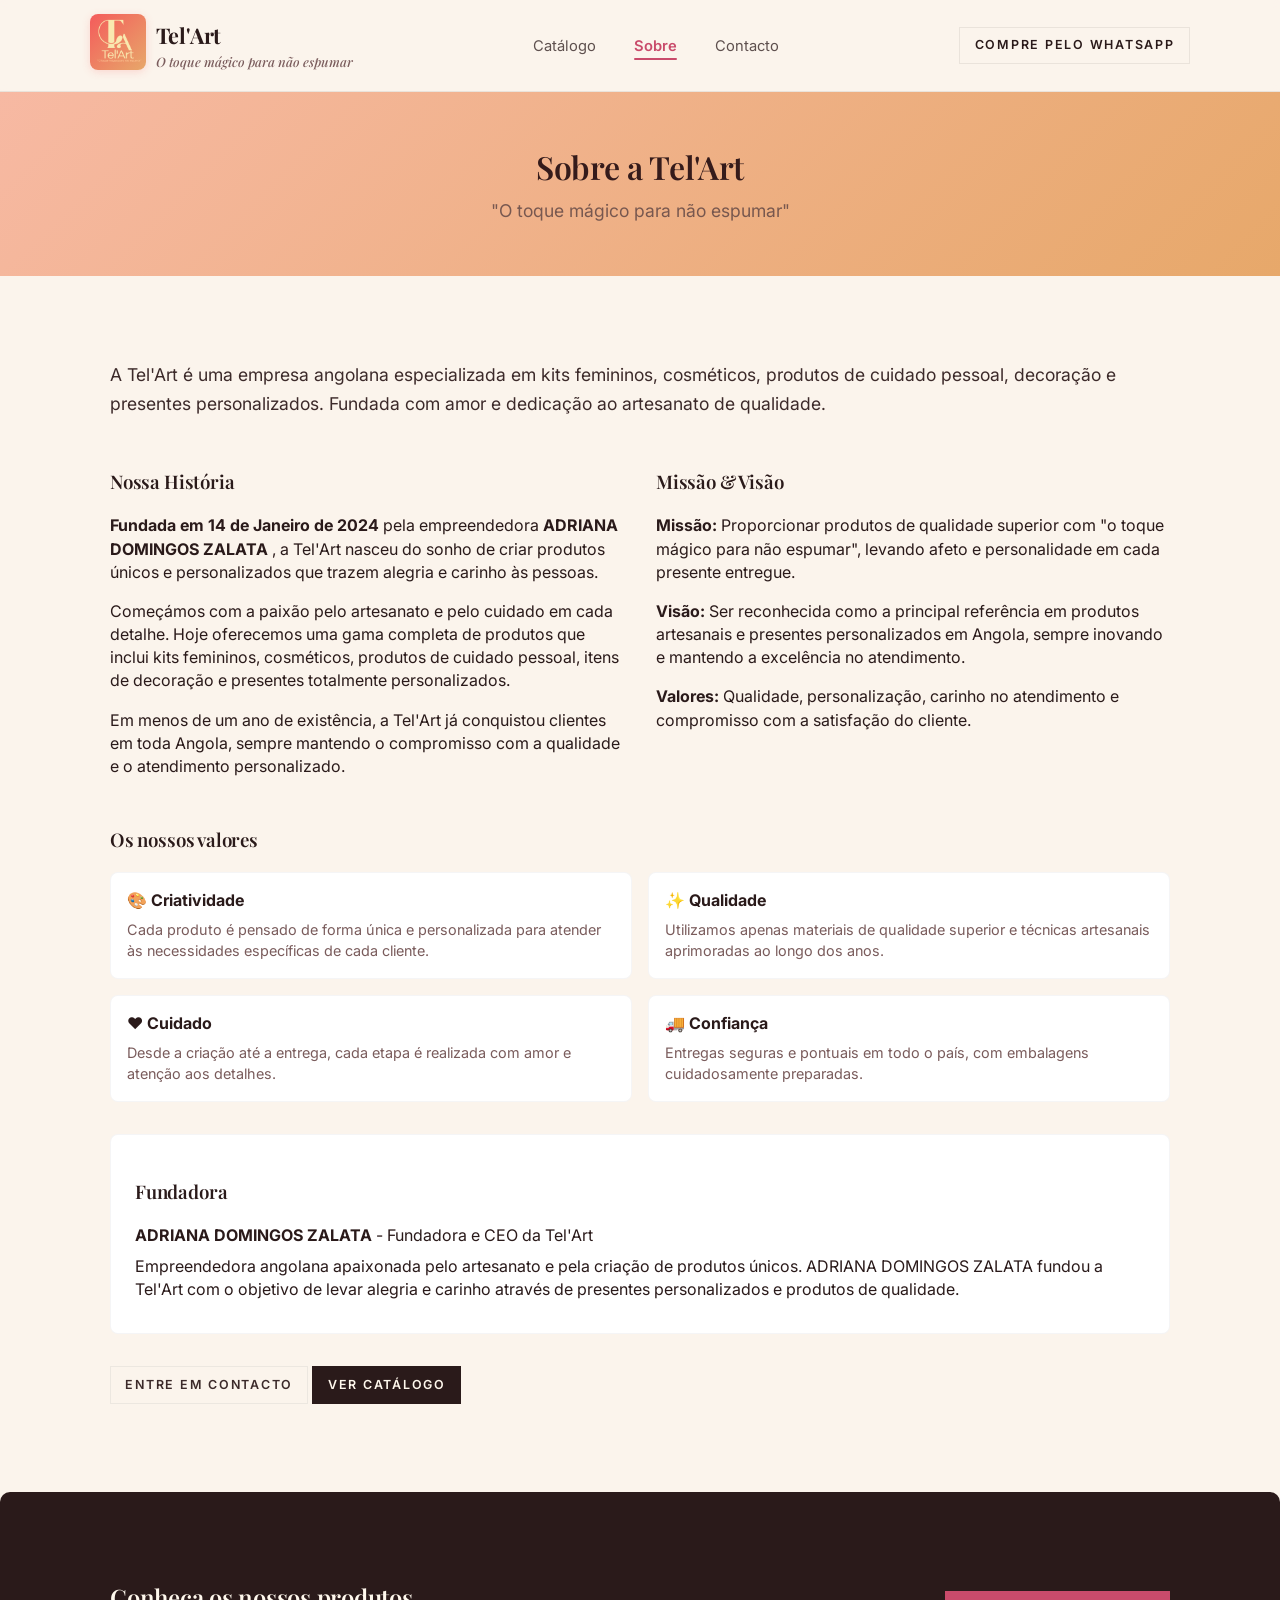
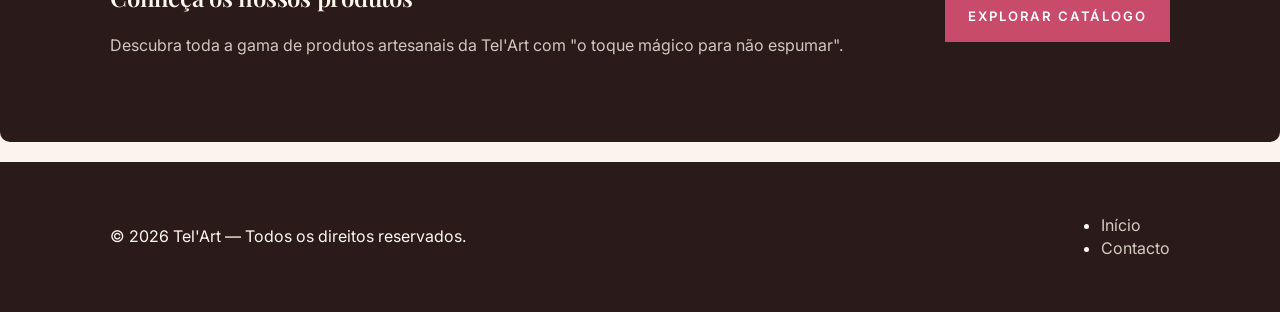
<file: sobre.html>
<!doctype html>
<html lang="pt-BR">
<head>
  <meta charset="utf-8" />
  <meta name="viewport" content="width=device-width,initial-scale=1" />
  <title>Sobre — Tel'Art</title>
  <meta name="description" content="Sobre a Tel'Art — Ateliê artesanal em Angola. O toque mágico para não espumar desde 2024." />
  <link rel="icon" type="image/svg+xml" href="favicon.svg">
  <link rel="icon" type="image/png" sizes="32x32" href="favicon.svg">
  <link rel="apple-touch-icon" href="favicon.svg">
  <link rel="preconnect" href="https://fonts.googleapis.com">
  <link rel="preconnect" href="https://fonts.gstatic.com" crossorigin>
  <link href="https://fonts.googleapis.com/css2?family=Inter:wght@300;400;500;600;700&family=Playfair+Display:ital,wght@0,500;0,600;0,700;1,500&display=swap" rel="stylesheet">
  <link rel="stylesheet" href="css/style.css">
  <link rel="stylesheet" href="css/theme-artisan.css">
  <meta name="theme-color" content="#F45B5B">
</head>
<body class="theme-light">
  <a class="skip-link" href="#main">Ir para o conteúdo</a>

  <header class="site-header" role="banner">
    <div class="container header-inner">
      <div class="brand">
        <a href="index.html">
          <img src="assets/logo.png" alt="Logotipo Tel'Art" class="logo-img" width="56" height="56">
        </a>
        <div>
          <a href="index.html" class="brand-name">Tel'Art</a>
          <div class="brand-tag">O toque mágico para não espumar</div>
        </div>
      </div>

      <nav class="nav" aria-label="Navegação principal">
        <ul class="nav-list">
          <li><a href="catalogo.html">Catálogo</a></li>
          <li><a href="sobre.html" class="active">Sobre</a></li>
          <li><a href="contacto.html">Contacto</a></li>
        </ul>
      </nav>

      <div class="header-controls">
        <a class="btn btn-ghost" id="whatsappBtn" href="https://wa.me/244923862830" target="_blank" rel="noopener">Compre pelo WhatsApp</a>
        <button id="menuToggle" class="hamburger" aria-expanded="false" aria-controls="mobileMenu" aria-label="Abrir menu">
          <span></span><span></span><span></span>
        </button>
      </div>
    </div>

    <div id="mobileMenu" class="mobile-menu" hidden>
      <ul>
        <li><a href="catalogo.html">Catálogo</a></li>
        <li><a href="sobre.html">Sobre</a></li>
        <li><a href="contacto.html">Contacto</a></li>
      </ul>
    </div>
  </header>

  <main id="main">
    <!-- Header da página -->
    <section class="page-header">
      <div class="container">
        <h1>Sobre a Tel'Art</h1>
        <p class="hero-sub">"O toque mágico para não espumar"</p>
      </div>
    </section>

    <!-- Sobre -->
    <section id="sobre" class="section">
      <div class="container">
        <div class="section-lead-large">
          <p>A Tel'Art é uma empresa angolana especializada em kits femininos, cosméticos, produtos de cuidado pessoal, decoração e presentes personalizados. Fundada com amor e dedicação ao artesanato de qualidade.</p>
        </div>

        <div class="history-grid">
          <div class="history">
            <h3>Nossa História</h3>
            <p><strong>Fundada em 14 de Janeiro de 2024</strong> pela empreendedora <strong>ADRIANA DOMINGOS ZALATA </strong>, a Tel'Art nasceu do sonho de criar produtos únicos e personalizados que trazem alegria e carinho às pessoas.</p>
            <p>Começámos com a paixão pelo artesanato e pelo cuidado em cada detalhe. Hoje oferecemos uma gama completa de produtos que inclui kits femininos, cosméticos, produtos de cuidado pessoal, itens de decoração e presentes totalmente personalizados.</p>
            <p>Em menos de um ano de existência, a Tel'Art já conquistou clientes em toda Angola, sempre mantendo o compromisso com a qualidade e o atendimento personalizado.</p>
          </div>
          <div class="mission">
            <h3>Missão & Visão</h3>
            <p><strong>Missão:</strong> Proporcionar produtos de qualidade superior com "o toque mágico para não espumar", levando afeto e personalidade em cada presente entregue.</p>
            <p><strong>Visão:</strong> Ser reconhecida como a principal referência em produtos artesanais e presentes personalizados em Angola, sempre inovando e mantendo a excelência no atendimento.</p>
            <p><strong>Valores:</strong> Qualidade, personalização, carinho no atendimento e compromisso com a satisfação do cliente.</p>
          </div>
        </div>

        <div class="values-section">
          <h3>Os nossos valores</h3>
          <div class="values-grid">
            <div class="value-item">
              <h4>🎨 Criatividade</h4>
              <p>Cada produto é pensado de forma única e personalizada para atender às necessidades específicas de cada cliente.</p>
            </div>
            <div class="value-item">
              <h4>✨ Qualidade</h4>
              <p>Utilizamos apenas materiais de qualidade superior e técnicas artesanais aprimoradas ao longo dos anos.</p>
            </div>
            <div class="value-item">
              <h4>❤️ Cuidado</h4>
              <p>Desde a criação até a entrega, cada etapa é realizada com amor e atenção aos detalhes.</p>
            </div>
            <div class="value-item">
              <h4>🚚 Confiança</h4>
              <p>Entregas seguras e pontuais em todo o país, com embalagens cuidadosamente preparadas.</p>
            </div>
          </div>
        </div>

        <div class="founder-section">
          <h3>Fundadora</h3>
          <div class="founder-info">
            <p><strong>ADRIANA DOMINGOS ZALATA </strong> - Fundadora e CEO da Tel'Art</p>
            <p>Empreendedora angolana apaixonada pelo artesanato e pela criação de produtos únicos. ADRIANA DOMINGOS ZALATA  fundou a Tel'Art com o objetivo de levar alegria e carinho através de presentes personalizados e produtos de qualidade.</p>
          </div>
        </div>

        <div class="business-links">
          <a class="btn btn-outline" href="contacto.html">Entre em contacto</a>
          <a class="btn btn-primary" href="catalogo.html">Ver catálogo</a>
        </div>
      </div>
    </section>

    <!-- CTA -->
    <section class="cta">
      <div class="container cta-inner">
        <div>
          <h2>Conheça os nossos produtos</h2>
          <p>Descubra toda a gama de produtos artesanais da Tel'Art com "o toque mágico para não espumar".</p>
        </div>
        <div>
          <a class="btn btn-accent btn-lg" href="catalogo.html">Explorar catálogo</a>
        </div>
      </div>
    </section>
  </main>

  <footer class="site-footer">
    <div class="container footer-inner">
      <div>© <span id="year"></span> Tel'Art — Todos os direitos reservados.</div>
      <nav aria-label="Rodapé">
        <ul class="footer-links">
          <li><a href="index.html">Início</a></li>
          <li><a href="contacto.html">Contacto</a></li>
        </ul>
      </nav>
    </div>
  </footer>

  <script src="js/app.js" defer></script>
</body>
</html>
</file>
<file: css/style.css>
:root {
  --bg: #fffaf7;
  --surface: #ffffff;
  --card: #fffefb;
  --text: #3c2a2a;
  --muted: #7a5c5c;
  --accent: #F45B5B;        /* Coral Pink */
  --accent-2: #F9E19A;      /* Light Yellow / Cream */
  --accent-light: #F7B9A3;  /* Peach */
  --accent-warm: #E7A86A;   /* Soft Orange Glow */
  --glass: rgba(244,91,91,0.06);
  --radius: 12px;
  --shadow: 0 10px 25px rgba(123,63,228,0.06);
  --max-width: 1100px;
  font-family: 'Inter', system-ui, -apple-system, "Segoe UI", Roboto, Arial;
  box-sizing: border-box;
}
*{box-sizing:border-box}
html,body{height:100%}
body{
  margin:0;
  background:linear-gradient(180deg,var(--bg),#fff3e8);
  color:var(--text);
  -webkit-font-smoothing:antialiased;
  line-height:1.45;
}

/* Layout */
.container{max-width:var(--max-width);margin:0 auto;padding:1.25rem}
a{color:inherit;text-decoration:none}
.skip-link{position:absolute;left:-9999px}
.skip-link:focus{left:1rem;top:1rem;background:#111;color:#fff;padding:.5rem;border-radius:6px}

/* Header */
.site-header{position:sticky;top:0;z-index:60;background:rgba(255,255,255,0.9);backdrop-filter: blur(4px);border-bottom:1px solid rgba(15,23,42,0.04)}
.header-inner{display:flex;align-items:center;justify-content:space-between;gap:1rem;padding:0.9rem 0}
.brand{display:flex;align-items:center;gap:.6rem}
.logo-img{
  border-radius:8px;
  background: linear-gradient(135deg, var(--accent), var(--accent-warm));
  padding: 4px;
  box-shadow: 0 2px 8px rgba(244, 91, 91, 0.2);
}
.brand-name{font-weight:700}
.brand-tag{font-size:.85rem;color:var(--muted)}

/* Nav */
.nav-list{display:flex;gap:1rem;list-style:none;padding:0;margin:0}
.nav-list a{padding:.45rem .7rem;border-radius:10px;color:var(--muted)}
.nav-list a:hover{background:rgba(0,0,0,0.03);color:var(--text)}

/* Buttons */
.btn{display:inline-flex;align-items:center;gap:.5rem;padding:.55rem .9rem;border-radius:10px;font-weight:700;cursor:pointer;border:0}
.btn-primary{background:linear-gradient(90deg,var(--accent),var(--accent-light));color:#fff;box-shadow:0 8px 20px rgba(244,91,91,0.18)}
.btn-accent{background:var(--accent);color:#fff}
.btn-outline{background:transparent;border:1px solid rgba(15,23,42,0.06);color:var(--text)}
.btn-ghost{background:transparent;border:1px solid rgba(15,23,42,0.04);color:var(--muted)}
.btn-lg{padding:.85rem 1.15rem;font-size:1rem}
.btn-sm{padding:.4rem .6rem;font-size:.9rem}

/* Hamburger */
.hamburger{display:none;background:none;border:0;padding:6px}
.hamburger span{display:block;width:22px;height:2px;background:var(--text);margin:4px 0;border-radius:2px}

/* Hero */
.hero{padding:3rem 0}
.hero-grid{display:grid;grid-template-columns:1fr 420px;gap:2rem;align-items:center}
.hero-title{font-size:2rem;margin:0 0 .5rem}
.hero-sub{color:var(--muted);margin:0 0 1rem}
.hero-actions{display:flex;gap:.75rem;margin-bottom:1rem}

/* Products */
.products-grid{display:grid;grid-template-columns:repeat(4,1fr);gap:1rem;margin-top:1rem}
.product-card{background:var(--surface);border-radius:12px;overflow:hidden;border:1px solid rgba(15,23,42,0.04);box-shadow:0 8px 20px rgba(10,10,10,0.03);display:flex;flex-direction:column}
.product-media img{width:100%;height:180px;object-fit:cover;display:block;background:#fff}
.product-body{padding:1rem;flex:1;display:flex;flex-direction:column}
.product-name{margin:0 0 .35rem;font-weight:700}
.product-desc{flex:1;color:var(--muted);margin:0 0 .8rem}
.product-footer{display:flex;align-items:center;justify-content:space-between;gap:.5rem}
.price{font-weight:800;color:var(--accent)}

/* Catalog controls */
.catalog-actions{margin-top:1rem;display:flex;gap:.5rem;flex-wrap:wrap}
.cart-summary{margin-top:.6rem;color:var(--muted)}
.catalog-empty,.catalog-loading{padding:2rem;text-align:center;color:var(--muted);font-style:italic}

/* ===== Cart UX (v2.1.3) ===== */
/* Header cart trigger */
.cart-trigger{position:relative;display:inline-flex;align-items:center;gap:.4rem;background:transparent;border:1px solid rgba(244,91,91,.25);color:var(--accent);padding:.45rem .8rem;border-radius:999px;font-weight:600;cursor:pointer;transition:background .15s,transform .1s}
.cart-trigger:hover{background:rgba(244,91,91,.08)}
.cart-trigger:active{transform:scale(.96)}
.cart-trigger .cart-icon{font-size:1.1rem;line-height:1}
.cart-trigger .cart-badge{display:inline-flex;align-items:center;justify-content:center;min-width:20px;height:20px;padding:0 6px;border-radius:999px;background:var(--accent);color:#fff;font-size:.72rem;font-weight:800;line-height:1}
.cart-trigger .cart-badge[data-empty="true"]{background:#cbb;color:#fff}

/* Drawer */
.cart-drawer{position:fixed;top:0;right:0;height:100vh;width:min(420px,100%);background:#fff;box-shadow:-12px 0 32px rgba(0,0,0,.18);transform:translateX(100%);transition:transform .28s cubic-bezier(.22,.61,.36,1);display:flex;flex-direction:column;z-index:1100;border-left:1px solid rgba(15,23,42,.06)}
.cart-drawer[aria-hidden="false"]{transform:translateX(0)}
.cart-backdrop{position:fixed;inset:0;background:rgba(15,23,42,.45);opacity:0;visibility:hidden;transition:opacity .25s,visibility .25s;z-index:1090}
.cart-backdrop[aria-hidden="false"]{opacity:1;visibility:visible}
.cart-drawer-head{display:flex;align-items:center;justify-content:space-between;padding:1.1rem 1.2rem;border-bottom:1px solid rgba(15,23,42,.06)}
.cart-drawer-head h2{margin:0;font-size:1.05rem}
.cart-drawer-close{background:transparent;border:none;font-size:1.6rem;line-height:1;color:var(--muted);cursor:pointer;padding:.2rem .5rem;border-radius:8px}
.cart-drawer-close:hover{background:rgba(15,23,42,.05);color:var(--text)}
.cart-drawer-body{flex:1;overflow-y:auto;padding:.8rem 1rem}
.cart-empty-state{text-align:center;color:var(--muted);padding:3rem 1rem}
.cart-empty-state .cart-empty-icon{font-size:3rem;display:block;margin-bottom:.8rem;opacity:.55}
.cart-item{display:grid;grid-template-columns:64px 1fr auto;gap:.7rem;padding:.7rem 0;border-bottom:1px solid rgba(15,23,42,.05);align-items:center}
.cart-item:last-child{border-bottom:none}
.cart-item-img{width:64px;height:64px;border-radius:8px;object-fit:cover;background:#f6efe8}
.cart-item-info{min-width:0}
.cart-item-name{margin:0 0 .15rem;font-size:.92rem;font-weight:700;color:var(--text);overflow:hidden;text-overflow:ellipsis;white-space:nowrap}
.cart-item-cat{margin:0 0 .35rem;font-size:.75rem;color:var(--muted)}
.cart-item-price{font-weight:800;color:var(--accent);font-size:.85rem}
.cart-qty{display:inline-flex;align-items:center;border:1px solid rgba(15,23,42,.1);border-radius:999px;overflow:hidden;background:#fff}
.cart-qty button{background:transparent;border:none;width:28px;height:28px;font-size:1rem;line-height:1;cursor:pointer;color:var(--text);transition:background .12s}
.cart-qty button:hover{background:rgba(244,91,91,.1);color:var(--accent)}
.cart-qty .cart-qty-val{min-width:24px;text-align:center;font-weight:700;font-size:.85rem}
.cart-item-remove{background:transparent;border:none;color:#c44;cursor:pointer;font-size:.75rem;margin-top:.3rem;padding:.2rem .4rem;border-radius:6px}
.cart-item-remove:hover{background:rgba(196,68,68,.08)}
.cart-drawer-foot{padding:1rem 1.2rem;border-top:1px solid rgba(15,23,42,.06);background:#fffaf7}
.cart-foot-row{display:flex;justify-content:space-between;align-items:baseline;margin-bottom:.7rem}
.cart-foot-row .cart-total-label{color:var(--muted);font-size:.85rem}
.cart-foot-row .cart-total-val{font-size:1.25rem;font-weight:800;color:var(--accent)}
.cart-foot-actions{display:flex;flex-direction:column;gap:.5rem}
.cart-foot-actions .btn{width:100%;justify-content:center;text-align:center}

/* Toast */
.toast-stack{position:fixed;bottom:1.2rem;right:1.2rem;display:flex;flex-direction:column;gap:.5rem;z-index:1200;pointer-events:none}
.toast{background:#1f1010;color:#fff;padding:.7rem 1rem;border-radius:10px;box-shadow:0 8px 24px rgba(0,0,0,.25);font-size:.88rem;font-weight:600;opacity:0;transform:translateY(8px);transition:opacity .2s,transform .2s;pointer-events:auto;display:flex;align-items:center;gap:.5rem}
.toast.is-visible{opacity:1;transform:translateY(0)}
.toast.toast-success{background:linear-gradient(135deg,#2c8a4f,#1f6e3d)}
.toast.toast-info{background:linear-gradient(135deg,#3a4a6b,#2c3855)}

/* Card add button feedback */
.product-footer .btn[data-added="true"]{background:#2c8a4f;color:#fff;border-color:#2c8a4f}

@media (max-width: 480px){
  .cart-drawer{width:100%}
}

/* Sections */
.section{padding:2rem 0}
.section.alt{background:linear-gradient(180deg,#fffaf7,#fff3e0)}
.section-title{font-size:1.25rem;margin:0 0 .4rem}
.section-lead{color:var(--muted);margin:0 0 1rem}
.eyebrow{font-size:.8rem;letter-spacing:.12em;text-transform:uppercase;color:var(--muted);margin-bottom:.4rem;font-weight:700}

/* Gallery */
.gallery-grid{display:grid;grid-template-columns:repeat(3,1fr);gap:1rem;margin-top:1rem}
.gallery-item img{width:100%;height:200px;object-fit:cover;border-radius:8px;display:block}
.gallery-item figcaption{font-size:.9rem;color:var(--muted);margin-top:.4rem}

/* Video */
.video-wrap{margin-top:1rem;border-radius:12px;overflow:hidden;border:1px solid rgba(15,23,42,0.04)}

/* CTA */
.cta{background:linear-gradient(90deg,var(--accent-light),var(--accent-warm));color:#351b1b;padding:1.25rem;border-radius:10px;margin:1.25rem 0}
.cta-inner{display:flex;align-items:center;justify-content:space-between;gap:1rem}

/* Contact */
.contact-grid{display:grid;grid-template-columns:320px 1fr;gap:1rem;align-items:start}
.contact-card{background:var(--surface);padding:1rem;border-radius:10px;border:1px solid rgba(15,23,42,0.04)}
.info-list{list-style:none;padding:0;margin:0;color:var(--muted)}
.field{display:flex;flex-direction:column;margin-bottom:.6rem}
.label-text{font-size:.85rem;margin-bottom:.35rem;color:var(--muted)}
input,textarea,select{background:var(--surface);border:1px solid rgba(15,23,42,0.12);color:var(--text);padding:.65rem .85rem;border-radius:10px;font-size:.95rem;font-family:inherit;transition:border-color .2s,box-shadow .2s,transform .2s}
input::placeholder,textarea::placeholder{color:rgba(60,42,42,0.55)}
select{appearance:none;background-image:url("data:image/svg+xml,%3Csvg width='16' height='16' viewBox='0 0 16 16' fill='none' xmlns='http://www.w3.org/2000/svg'%3E%3Cpath d='M4 6l4 4 4-4' stroke='%23F45B5B' stroke-width='1.5' stroke-linecap='round' stroke-linejoin='round'/%3E%3C/svg%3E");background-repeat:no-repeat;background-position:right .8rem center;padding-right:2.4rem}
input:focus,textarea:focus,select:focus{border-color:var(--accent);box-shadow:0 0 0 3px rgba(244,91,91,0.15);outline:none}
.field:focus-within .label-text{color:var(--accent);}
.field input:focus,.field textarea:focus,.field select:focus{transform:translateY(-1px)}
.error{color:#ef4444;font-size:.85rem;margin-top:.25rem;min-height:1.1rem}

/* Footer */
.site-footer{padding:1rem 0;border-top:1px solid rgba(15,23,42,0.04);color:var(--muted)}
.footer-inner{display:flex;justify-content:space-between;align-items:center}

/* Páginas internas */
.page-header{background:linear-gradient(135deg,var(--accent-light),var(--accent-warm));padding:2rem 0;text-align:center;color:#351b1b}
.page-header h1{font-size:2rem;margin:0 0 .5rem;color:#351b1b}
.page-header p{margin:0;font-size:1.1rem;opacity:0.8}
.page-header-compact{padding:1rem 0}
.page-header-compact h1{font-size:1.4rem;margin:0}
.page-header-compact p{font-size:.85rem;opacity:.7;margin:.2rem 0 0}
.section-tight{padding:1.2rem 0}

/* Navigation active state */
.nav-list a.active{background:var(--glass);color:var(--accent);font-weight:600}

/* About page styles */
.section-lead-large{font-size:1.1rem;line-height:1.6;margin:1rem 0 2rem;color:var(--text)}
.history-grid{display:grid;grid-template-columns:1fr 1fr;gap:2rem;margin:2rem 0}
.values-section{margin:2rem 0}
.values-grid{display:grid;grid-template-columns:repeat(2,1fr);gap:1rem;margin:1rem 0}
.value-item{background:var(--surface);padding:1rem;border-radius:8px;border:1px solid rgba(15,23,42,0.04)}
.value-item h4{margin:0 0 .5rem;font-size:1rem}
.value-item p{margin:0;color:var(--muted);font-size:.9rem}

/* Contact page styles */
.contact-intro{text-align:center;margin-bottom:3rem}
.contact-methods-grid{display:grid;grid-template-columns:repeat(3,1fr);gap:2rem;margin:2rem 0}
.contact-method{text-align:center;background:var(--surface);padding:2rem 1rem;border-radius:12px;border:1px solid rgba(15,23,42,0.04);transition:transform 0.2s}
.contact-method:hover{transform:translateY(-2px)}
.contact-icon{font-size:3rem;margin-bottom:1rem}
.contact-method h3{margin:0 0 .5rem;color:var(--text)}
.contact-method p{margin:0 0 1rem;color:var(--muted);font-size:.9rem}
.contact-hours{color:var(--muted);font-size:.8rem;margin-top:1rem}

.contact-form-section{background:var(--surface)}
.form-container{max-width:700px;margin:0 auto;background:#fff;padding:2rem;border-radius:12px;border:1px solid rgba(15,23,42,0.04);box-shadow:0 10px 25px rgba(0,0,0,0.05)}
.form-header{text-align:center;margin-bottom:2rem}
.form-header h2{margin:0 0 .5rem;color:var(--text)}
.form-header p{margin:0;color:var(--muted)}

.form-row{display:grid;grid-template-columns:1fr 1fr;gap:1rem;margin-bottom:1rem}
.field.full{grid-column:1/-1}
.form-actions{text-align:center;margin-top:2rem}
.form-status{margin-top:1rem;font-weight:600}
.form-grid{display:grid;grid-template-columns:1fr 1fr;gap:1rem;margin-bottom:1rem}
.form-footnote{display:block;margin-top:1rem;color:var(--muted);font-size:.85rem;text-align:center}

/* FAQ improvements */
.faq-header{text-align:center;margin-bottom:2rem}
.faq-item{position:relative;padding-left:4rem}
.faq-icon{position:absolute;left:0;top:0;font-size:2rem;width:3rem;height:3rem;display:flex;align-items:center;justify-content:center;background:var(--glass);border-radius:50%}
.faq-item h4{margin:0 0 .5rem;color:var(--text)}
.faq-cta{text-align:center;margin-top:3rem;padding:2rem;background:var(--glass);border-radius:12px}
.faq-cta p{margin:0 0 1rem;color:var(--text);font-weight:600}

/* FAQ styles */
.faq-grid{display:grid;grid-template-columns:repeat(2,1fr);gap:1rem;margin:1rem 0}
.faq-item{background:var(--surface);padding:1rem;border-radius:8px;border:1px solid rgba(15,23,42,0.04)}
.faq-item h4{margin:0 0 .5rem;color:var(--text)}
.faq-item p{margin:0;color:var(--muted);font-size:.9rem}

/* Testimonials */
.testimonials-grid{display:grid;grid-template-columns:repeat(3,1fr);gap:1rem;margin:1rem 0}
.testimonial{background:var(--surface);padding:1rem;border-radius:8px;border:1px solid rgba(15,23,42,0.04);text-align:center}
.testimonial p{margin:0 0 .5rem;font-style:italic;color:var(--text)}
.testimonial cite{font-size:.9rem;color:var(--muted)}

/* Catalog page styles */
.catalog-filters{background:var(--surface);padding:1rem 0;border-bottom:1px solid rgba(15,23,42,0.04)}
.filter-buttons{display:flex;gap:.5rem;flex-wrap:wrap;justify-content:center}
.filter-btn{background:transparent;border:1px solid rgba(15,23,42,0.1);padding:.5rem 1rem;border-radius:20px;font-size:.9rem;cursor:pointer;transition:all 0.2s}
.filter-btn:hover{background:var(--glass);border-color:var(--accent)}
.filter-btn.active{background:var(--accent);color:#fff;border-color:var(--accent)}
.catalog-count{text-align:center;color:var(--muted);font-size:.9rem;margin:1rem 0}
.product-type{position:absolute;top:8px;right:8px;background:var(--accent);color:#fff;padding:.25rem .5rem;border-radius:12px;font-size:.75rem;font-weight:600}
.product-media{position:relative}
.gallery-section,.video-section{margin:2rem 0}
.founder-section{margin:2rem 0;background:var(--surface);padding:1.5rem;border-radius:8px;border:1px solid rgba(15,23,42,0.04)}
.founder-info p{margin:.5rem 0}

/* Newsletter */
.newsletter-section{margin:2rem 0}
.newsletter-inner{display:flex;align-items:center;justify-content:space-between;gap:2rem;background:var(--surface);padding:2.5rem;border-radius:24px;border:1px solid rgba(244,91,91,0.12);box-shadow:0 25px 70px rgba(244,91,91,0.1);position:relative;overflow:hidden}
.newsletter-inner::after{content:"";position:absolute;right:-60px;top:-60px;width:160px;height:160px;background:radial-gradient(circle at center,rgba(249,225,154,0.6),rgba(247,185,163,0));z-index:0}
.newsletter-copy,.newsletter-form{position:relative;z-index:1}
.newsletter-copy h2{margin:.2rem 0 1rem;font-size:1.6rem}
.newsletter-form{display:flex;gap:1rem;align-items:flex-end;flex-wrap:wrap;max-width:420px;background:rgba(255,255,255,0.6);padding:1rem;border-radius:14px;border:1px solid rgba(15,23,42,0.05)}
.newsletter-form .field{flex:1;min-width:220px;margin-bottom:0}
.newsletter-form .form-status{text-align:left;margin:0;font-size:.9rem}

/* Quote form */
.quote-section{background:linear-gradient(135deg,#fffaf7,#fff3e8)}
.quote-card{background:var(--surface);border-radius:22px;padding:2.5rem;border:1px solid rgba(244,91,91,0.12);box-shadow:0 30px 80px rgba(244,91,91,0.15);display:grid;grid-template-columns:1fr 1fr;gap:2.5rem;position:relative;overflow:hidden}
.quote-card::before{content:"";position:absolute;left:-40px;bottom:-60px;width:220px;height:220px;background:radial-gradient(circle at center,rgba(247,185,163,0.4),rgba(244,91,91,0));z-index:0}
.quote-card::after{content:"";position:absolute;right:-20px;top:20px;width:140px;height:140px;border-radius:30px;background:rgba(249,225,154,0.35);filter:blur(10px);z-index:0}
.quote-copy,.quote-form{position:relative;z-index:1}
.quote-copy p.section-lead{max-width:28rem}
.quote-copy h2{margin:.2rem 0 1rem;font-size:1.7rem}
.quote-form .form-status{margin-top:1rem;font-size:.95rem}
.quote-form .field.full{grid-column:1/-1}
.quote-form textarea{min-height:140px}
.quote-form .btn{align-self:flex-start;box-shadow:0 15px 35px rgba(244,91,91,0.25)}

/* Responsive */
@media (max-width:1000px){
  .hero-grid{grid-template-columns:1fr}
  .products-grid{grid-template-columns:repeat(2,1fr)}
  .gallery-grid{grid-template-columns:repeat(2,1fr)}
  .contact-grid{grid-template-columns:1fr}
  .history-grid{grid-template-columns:1fr}
  .values-grid{grid-template-columns:1fr}
  .faq-grid{grid-template-columns:1fr}
  .testimonials-grid{grid-template-columns:1fr}
  .contact-methods-grid{grid-template-columns:1fr}
  .form-row{grid-template-columns:1fr}
  .form-grid{grid-template-columns:1fr}
  .quote-card{grid-template-columns:1fr}
  .newsletter-inner{flex-direction:column;align-items:flex-start}
  .newsletter-form{width:100%}
}
@media (max-width:700px){
  .nav{display:none}
  .hamburger{display:inline-block}
  #mobileMenu{padding:0 1rem 1rem}
  .products-grid{grid-template-columns:1fr}
  .gallery-grid{grid-template-columns:1fr}
  .hero-title{font-size:1.45rem}
  .page-header h1{font-size:1.5rem}
  .contact-buttons,.social-buttons{flex-direction:column}
  .form-container{padding:1.5rem}
  .contact-method{padding:1.5rem 1rem}
  .newsletter-inner{padding:1.5rem}
  .quote-card{padding:1.5rem}
}
</file>
<file: css/theme-artisan.css>
/* css/theme-artisan.css — identidade boutique global (v2.1.5)
 * Aplica-se a index, sobre, contacto e 404 (catálogo já tem o seu próprio).
 * Override em cima de style.css. Mantém comportamento — só altera estética.
 */

:root{
  --serif: 'Playfair Display', 'Cormorant Garamond', Georgia, serif;
  --ink: #2a1a1a;
  --paper: #fbf4ec;
  --paper-2: #f4e9dc;
  --rose: #c94b6b;
  --rose-soft: #f3b9be;
  --leaf: #6b8e5a;
  --cream: #fff8ed;
  --line: rgba(42,26,26,.08);
}

body{ background: var(--paper); color: var(--ink); }

/* ===== Tipografia ===== */
h1, h2, h3, .serif,
.hero-title, .section-title, .newsletter-copy h2, .cta h2,
.brand-name{
  font-family: var(--serif);
  font-weight: 600;
  letter-spacing: -0.01em;
  color: var(--ink);
}

.hero-title{ font-weight: 600; font-size: clamp(2.2rem, 4.8vw, 3.2rem); line-height: 1.05; }
.hero-title em{ font-style: italic; color: var(--rose); font-weight: 500; }
.hero-sub, .section-lead{ font-family: 'Inter', sans-serif; color: #5a4242; }

.eyebrow{
  font-family: 'Inter', sans-serif; font-size: .72rem; letter-spacing: .22em;
  text-transform: uppercase; color: var(--rose); font-weight: 700;
  display: inline-flex; align-items: center; gap: .6rem; margin-bottom: .6rem;
}
.eyebrow::before{
  content: ""; height: 1px; background: var(--rose); opacity: .5; width: 24px;
}

/* ===== Header / nav ===== */
.site-header{ background: rgba(251, 244, 236, .92); border-bottom: 1px solid var(--line); }
.brand-name{ font-size: 1.35rem; font-weight: 700; }
.brand-tag{ font-family: var(--serif); font-style: italic; color: #7a5c5c; font-size: .82rem; font-weight: 500; }
.nav-list a{ color: var(--ink); opacity: .75; font-size: .92rem; font-family: 'Inter', sans-serif; }
.nav-list a:hover, .nav-list a.active{ opacity: 1; background: transparent; color: var(--rose); }
.nav-list a.active{ position: relative; }
.nav-list a.active::after{
  content: ""; position: absolute; left: .7rem; right: .7rem; bottom: .15rem; height: 2px;
  background: var(--rose); border-radius: 2px;
}

/* ===== Botões ===== */
.btn{
  font-family: 'Inter', sans-serif;
  border-radius: 0;
  font-weight: 600;
  letter-spacing: .14em;
  text-transform: uppercase;
  font-size: .78rem;
  transition: background .18s, color .18s, transform .12s, border-color .18s;
}
.btn:active{ transform: scale(.98); }
.btn-primary{
  background: var(--ink); color: var(--cream); border: 1px solid var(--ink); box-shadow: none;
}
.btn-primary:hover{ background: var(--rose); border-color: var(--rose); color: #fff; }
.btn-accent{
  background: transparent; color: var(--ink); border: 1px solid var(--ink);
}
.btn-accent:hover{ background: var(--ink); color: var(--cream); }
.btn-ghost{
  background: transparent; color: var(--ink); border: 1px solid var(--line);
  text-transform: uppercase; letter-spacing: .14em;
}
.btn-ghost:hover{ border-color: var(--ink); color: var(--rose); }
.btn-lg{ padding: .95rem 1.4rem; font-size: .82rem; }

/* ===== Hero (home) ===== */
.hero{
  background: linear-gradient(180deg, var(--cream) 0%, var(--paper) 100%);
  padding: 3.5rem 0 3rem;
  position: relative; overflow: hidden;
}
.hero::before{
  content: ""; position: absolute; inset: 0;
  background-image: radial-gradient(circle at 1px 1px, rgba(42,26,26,.06) 1px, transparent 0);
  background-size: 14px 14px; opacity: .5; pointer-events: none;
}
.hero .container{ position: relative; z-index: 1; }
.trust-logotypes li{
  font-family: var(--serif); font-style: italic; color: #7a5c5c;
  font-size: .95rem; border-top: 1px dashed var(--line); padding-top: 1rem; margin-top: 1.4rem;
}

/* hero visual card mais editorial */
.device-mock{
  background: var(--cream); border: 1px solid var(--line); border-radius: 4px;
  box-shadow: 8px 8px 0 rgba(42,26,26,.06);
  padding: 1.4rem;
}
.device-mock .card{
  background: transparent; box-shadow: none; border: none; padding: 0;
}
.device-mock h3{
  font-family: var(--serif); font-size: 1.3rem; margin: 0 0 .4rem; color: var(--ink);
}
.device-mock p{
  font-family: 'Inter', sans-serif; color: #5a4242; margin: 0;
}

/* ===== Sections genéricas ===== */
.section{ padding: 3rem 0; }
.section.alt{ background: var(--paper); }
.section-title{ font-size: clamp(1.6rem, 3vw, 2.2rem); line-height: 1.15; }

/* ===== Newsletter ===== */
.newsletter-section{ background: var(--paper); }
.newsletter-inner{ gap: 2rem; }
.newsletter-form{
  background: var(--cream); border: 1px solid var(--line); border-radius: 4px;
  padding: 1.4rem; box-shadow: 6px 6px 0 rgba(42,26,26,.05);
}
.newsletter-form input{
  border: 1px solid var(--line); border-radius: 0; background: var(--paper);
  padding: .8rem 1rem; font-family: 'Inter', sans-serif;
}
.newsletter-form input:focus{ outline: none; border-color: var(--ink); }

/* ===== CTA ===== */
.cta{
  background: var(--ink); color: var(--cream);
  padding: 3rem 0; position: relative;
}
.cta h2{ color: var(--cream); font-family: var(--serif); }
.cta p{ color: rgba(255,248,237,.78); font-family: 'Inter', sans-serif; }
.cta .btn-accent{
  background: var(--rose); border-color: var(--rose); color: #fff;
}
.cta .btn-accent:hover{ background: #fff; color: var(--ink); border-color: #fff; }

/* ===== Cards genéricos ===== */
.card{
  background: var(--cream); border: 1px solid var(--line); border-radius: 4px;
  box-shadow: 6px 6px 0 rgba(42,26,26,.05);
  padding: 1.4rem;
}
.card h3{ font-family: var(--serif); font-size: 1.2rem; margin: 0 0 .4rem; color: var(--ink); }

/* ===== Formulários ===== */
.field input, .field textarea, .field select,
input[type="text"], input[type="email"], input[type="tel"], input[type="number"],
textarea, select{
  border: 1px solid var(--line); border-radius: 0; background: var(--paper);
  font-family: 'Inter', sans-serif; padding: .7rem .9rem;
}
.field input:focus, .field textarea:focus, .field select:focus,
input:focus, textarea:focus, select:focus{ outline: none; border-color: var(--ink); }
.label-text{
  font-family: 'Inter', sans-serif; font-size: .72rem; letter-spacing: .14em;
  text-transform: uppercase; color: #7a5c5c; font-weight: 600;
}

/* ===== Footer ===== */
.site-footer{ background: var(--ink); color: var(--cream); border-top: none; }
.site-footer a{ color: var(--cream); opacity: .8; font-family: 'Inter', sans-serif; }
.site-footer a:hover{ opacity: 1; color: var(--rose-soft); }

/* ===== 404 ===== */
.error-section{
  min-height: 60vh; display: grid; place-items: center; text-align: center;
  background: linear-gradient(180deg, var(--cream) 0%, var(--paper) 100%);
  padding: 4rem 1rem;
}
.error-section h1{ font-family: var(--serif); font-size: clamp(3rem, 8vw, 5rem); margin: 0 0 .5rem; }
.error-section h1 em{ font-style: italic; color: var(--rose); }
.error-section p{ font-family: 'Inter', sans-serif; color: #5a4242; }

/* ===== Responsivo ===== */
@media (max-width: 720px){
  .hero{ padding: 2.4rem 0 2rem; }
  .hero-title{ font-size: 2rem; }
  .device-mock{ box-shadow: 4px 4px 0 rgba(42,26,26,.05); }
}
</file>
